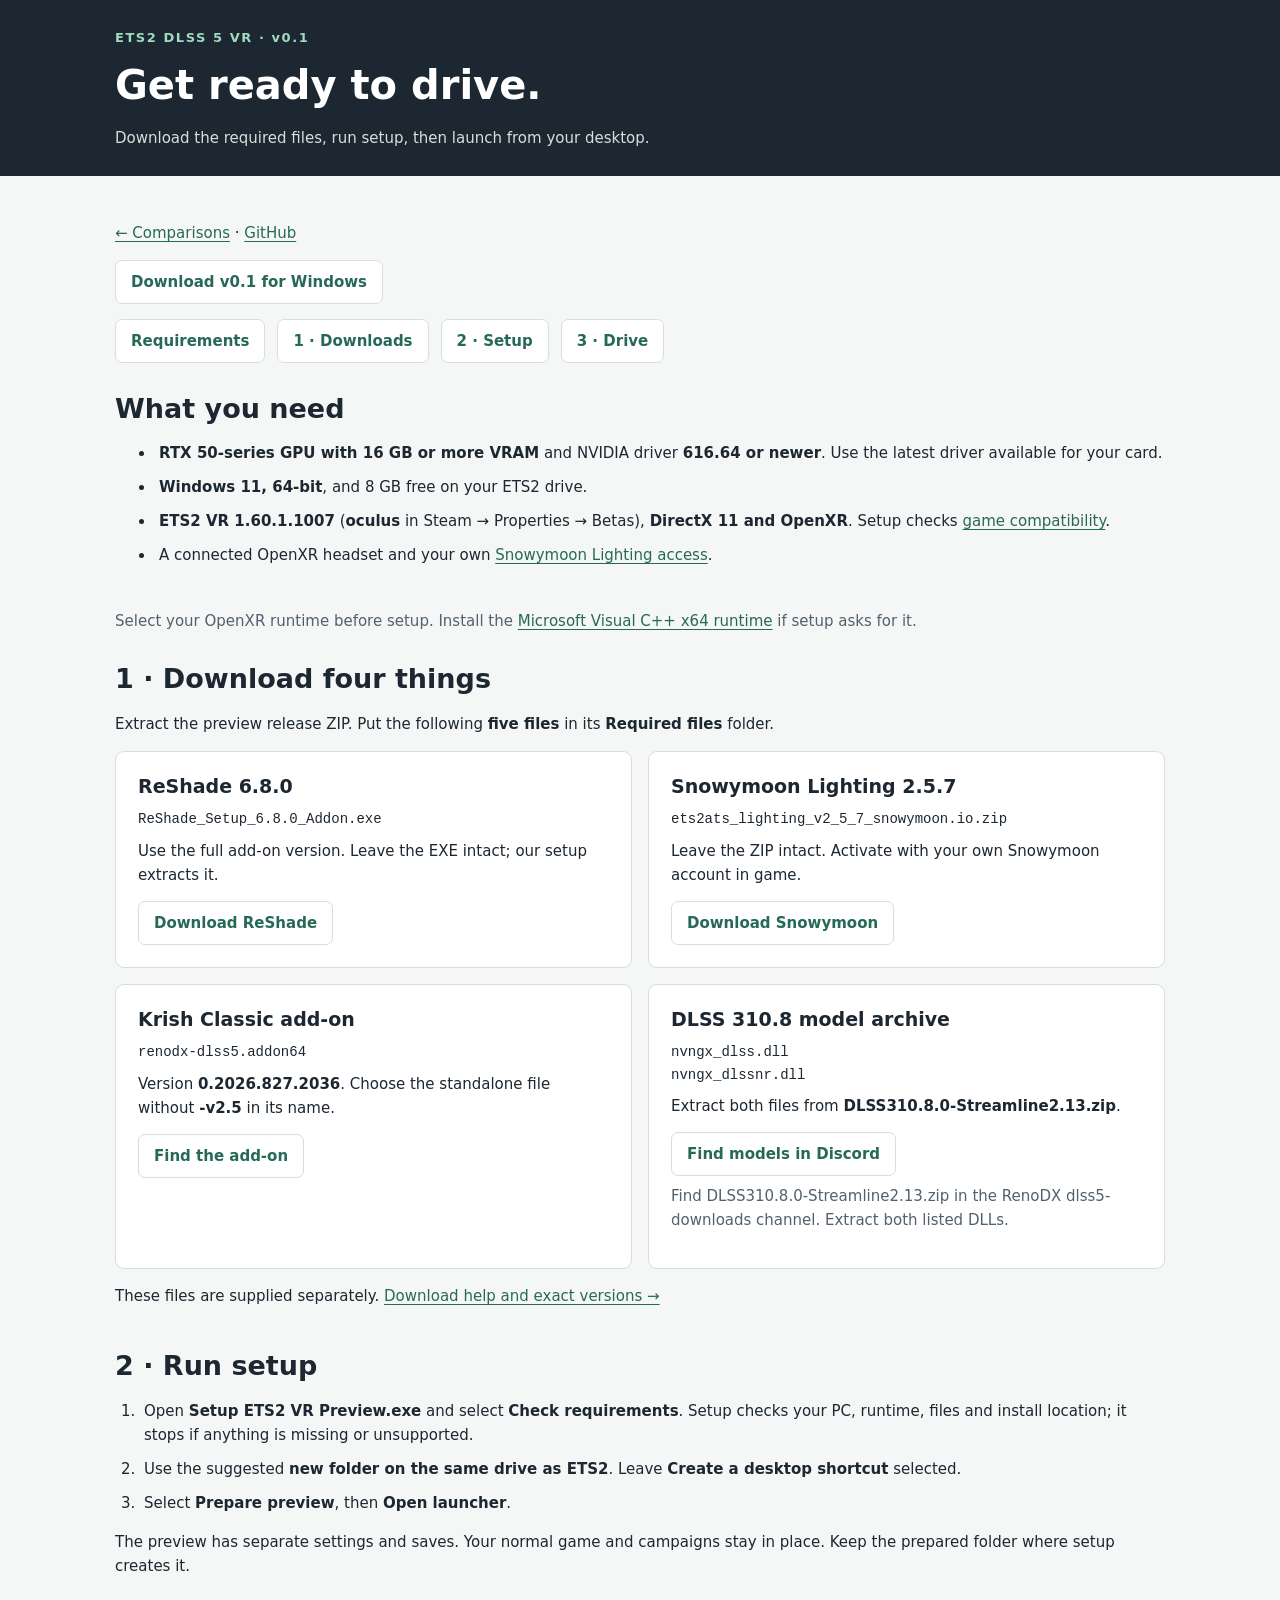
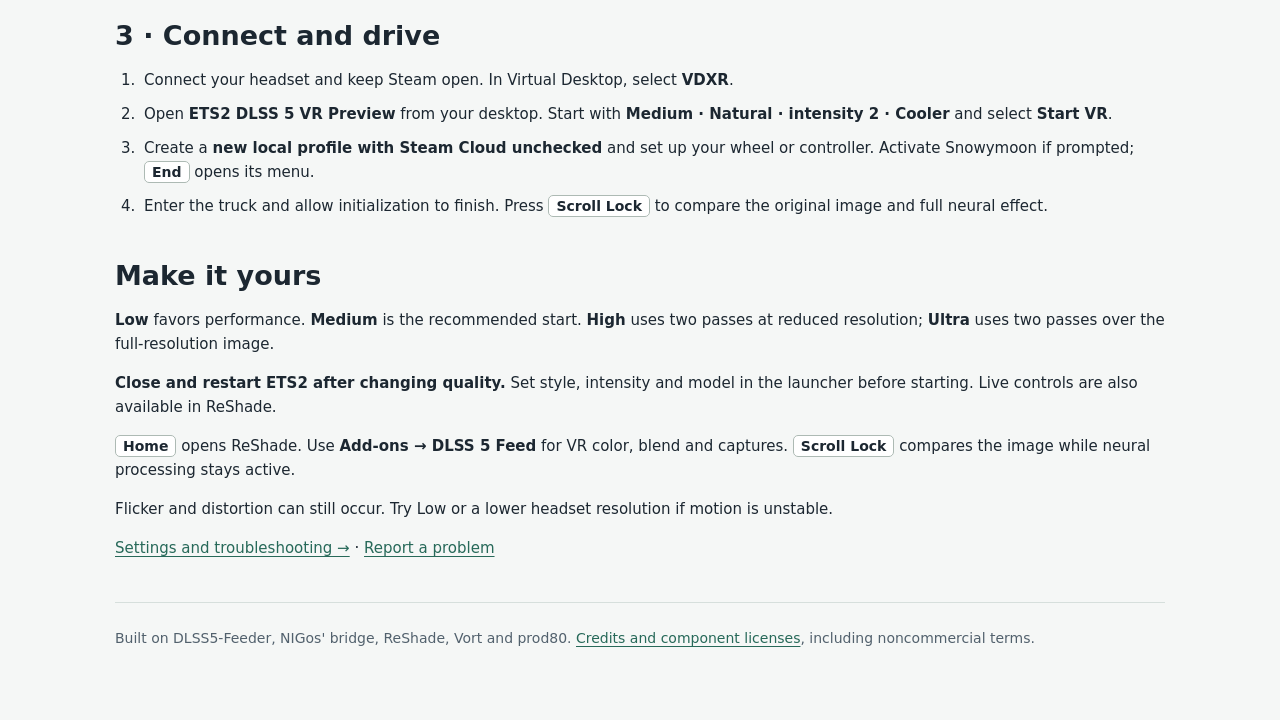
<file: Read me first.html>
<!doctype html>
<html lang="en"><head><meta charset="utf-8"><meta name="viewport" content="width=device-width,initial-scale=1"><title>Setup · ETS2 DLSS 5 VR Preview</title><style>
:root{color-scheme:light;--ink:#1c2731;--green:#276959;--muted:#52616d;--line:#d6dfdc}*{box-sizing:border-box}body{margin:0;background:#f5f7f6;color:var(--ink);font:15px/1.6 system-ui,-apple-system,"Segoe UI",sans-serif}header{background:var(--ink);color:white;padding:28px max(24px,calc((100vw - 1050px)/2)) 26px}header .tag{color:#a0dac1;font-weight:700;letter-spacing:.12em;font-size:13px}h1{font-size:clamp(28px,4vw,40px);line-height:1.13;margin:14px 0 18px;max-width:860px}header p{max-width:760px;color:#d5e0dc;margin:0}main{max-width:1100px;margin:auto;padding:30px 25px 70px}nav{display:flex;gap:12px;flex-wrap:wrap;margin-bottom:30px}nav a,.button{display:inline-block;border:1px solid var(--line);padding:9px 15px;text-decoration:none;border-radius:7px;background:white;font-weight:650}a{color:var(--green);text-underline-offset:3px}section{margin:30px 0 42px}h2{font-size:27px;line-height:1.2;margin:0 0 16px}h3{font-size:19px;line-height:1.35;margin:0 0 9px}.lead{font-size:20px}.note{padding:18px 22px;background:#e7efeb;border-left:4px solid var(--green);border-radius:4px}.muted{color:var(--muted)}.cards{display:grid;grid-template-columns:repeat(2,minmax(0,1fr));gap:16px}.card{background:white;border:1px solid var(--line);border-radius:9px;padding:22px}.card p{margin:8px 0 14px}.filename{display:block;font-family:ui-monospace,Consolas,monospace;font-size:14px;overflow-wrap:anywhere;color:var(--ink);margin-bottom:8px}ol{padding-left:25px}li{padding-left:4px;margin:10px 0}.table-wrap{overflow-x:auto}table{border-collapse:collapse;width:100%;background:white}th,td{text-align:left;border-bottom:1px solid var(--line);padding:13px 15px;vertical-align:top}th{background:#e7efeb}kbd{font:600 14px system-ui;background:white;border:1px solid #adbab4;border-radius:5px;padding:2px 7px;white-space:nowrap}summary{font-weight:650;cursor:pointer;padding:13px 0}details{border-bottom:1px solid var(--line)}details p{margin:0 0 18px}figure{margin:20px 0}figure img{max-width:100%;height:auto;border:1px solid var(--line);border-radius:8px}figcaption{font-size:14px;color:var(--muted)}footer{border-top:1px solid var(--line);padding-top:24px;font-size:14px;color:var(--muted)}.check{font-size:14px;font-weight:700;color:var(--green)}@media(max-width:690px){.cards{grid-template-columns:1fr}header{padding:32px 22px}.card{padding:18px}main{padding:23px 20px 45px}}
</style></head><body>
<header><div class="tag">ETS2 DLSS 5 VR · v0.1</div><h1>Get ready to drive.</h1><p>Download the required files, run setup, then launch from your desktop.</p></header>
<main><p><a href="https://einareb.github.io/ETS2-DLSS-5-VR-Preview/">← Comparisons</a> · <a href="https://github.com/EinarEB/ETS2-DLSS-5-VR-Preview">GitHub</a></p>
<p><a class="button" href="https://github.com/EinarEB/ETS2-DLSS-5-VR-Preview/releases/download/v0.1/ETS2-DLSS-5-VR-Preview-0.1-win-x64.zip">Download v0.1 for Windows</a></p>
<nav><a href="#requirements">Requirements</a><a href="#files">1 · Downloads</a><a href="#setup">2 · Setup</a><a href="#drive">3 · Drive</a></nav>
<section id="requirements"><h2>What you need</h2><ul>
<li><strong>RTX 50-series GPU with 16 GB or more VRAM</strong> and NVIDIA driver <strong>616.64 or newer</strong>. Use the latest driver available for your card.</li>
<li><strong>Windows 11, 64-bit</strong>, and 8 GB free on your ETS2 drive.</li>
<li><strong>ETS2 VR 1.60.1.1007</strong> (<strong>oculus</strong> in Steam → Properties → Betas), <strong>DirectX 11 and OpenXR</strong>. Setup checks <a href="https://github.com/EinarEB/ETS2-DLSS-5-VR-Preview/blob/main/docs/REQUIRED-FILES.md#game-compatibility">game compatibility</a>.</li>
<li>A connected OpenXR headset and your own <a href="https://snowymoon.io/">Snowymoon Lighting access</a>.</li>
</ul></section>
<p class="muted">Select your OpenXR runtime before setup. Install the <a href="https://aka.ms/vs/17/release/vc_redist.x64.exe">Microsoft Visual C++ x64 runtime</a> if setup asks for it.</p>
<section id="files"><h2>1 · Download four things</h2><p>Extract the preview release ZIP. Put the following <strong>five files</strong> in its <strong>Required files</strong> folder.</p>
<div class="cards">
<article class="card"><h3>ReShade 6.8.0</h3><code class="filename">ReShade_Setup_6.8.0_Addon.exe</code><p>Use the full add-on version. Leave the EXE intact; our setup extracts it.</p><a class="button" href="https://reshade.me/downloads/ReShade_Setup_6.8.0_Addon.exe">Download ReShade</a></article>
<article class="card"><h3>Snowymoon Lighting 2.5.7</h3><code class="filename">ets2ats_lighting_v2_5_7_snowymoon.io.zip</code><p>Leave the ZIP intact. Activate with your own Snowymoon account in game.</p><a class="button" href="https://cdn.snowymoondl.net/lighting_v2/ets2ats_lighting_v2_5_7_snowymoon.io.zip">Download Snowymoon</a></article>
<article class="card"><h3>Krish Classic add-on</h3><code class="filename">renodx-dlss5.addon64</code><p>Version <strong>0.2026.827.2036</strong>. Choose the standalone file without <strong>-v2.5</strong> in its name.</p><a class="button" href="https://github.com/yumlevi/renodx-dlss-installer/releases/tag/latest">Find the add-on</a></article>
<article class="card"><h3>DLSS 310.8 model archive</h3><code class="filename">nvngx_dlss.dll<br>nvngx_dlssnr.dll</code><p>Extract both files from <strong>DLSS310.8.0-Streamline2.13.zip</strong>.</p><a class="button" id="model-download" href="https://cdn.discordapp.com/attachments/1545049227321810974/1545050050609025114/DLSS310.8.0-Streamline2.13.zip?ex=6a9eaffd&amp;is=6a9d5e7d&amp;hm=9497e1aa86dccdbc5116dbffad5000dc699a89f9c71636797082f8678617d31d&amp;" data-expires="2026-09-07T12:37:17Z">Download models</a><p class="muted" id="model-expiry">Link expires 7 September. After that, find the same archive in <a href="https://discord.com/invite/renodx">RenoDX Discord</a> → dlss5-downloads.</p></article>
</div><p>These files are supplied separately. <a href="https://github.com/EinarEB/ETS2-DLSS-5-VR-Preview/blob/main/docs/REQUIRED-FILES.md">Download help and exact versions →</a></p></section>
<section id="setup"><h2>2 · Run setup</h2><ol>
<li>Open <strong>Setup ETS2 VR Preview.exe</strong> and select <strong>Check requirements</strong>. Setup checks your PC, runtime, files and install location; it stops if anything is missing or unsupported.</li>
<li>Use the suggested <strong>new folder on the same drive as ETS2</strong>. Leave <strong>Create a desktop shortcut</strong> selected.</li>
<li>Select <strong>Prepare preview</strong>, then <strong>Open launcher</strong>.</li>
</ol><p>The preview has separate settings and saves. Your normal game and campaigns stay in place. Keep the prepared folder where setup creates it.</p></section>
<section id="drive"><h2>3 · Connect and drive</h2><ol>
<li>Connect your headset and keep Steam open. In Virtual Desktop, select <strong>VDXR</strong>.</li>
<li>Open <strong>ETS2 DLSS 5 VR Preview</strong> from your desktop. Start with <strong>Medium · Natural · intensity 2 · Cooler</strong> and select <strong>Start VR</strong>.</li>
<li>Create a <strong>new local profile with Steam Cloud unchecked</strong> and set up your wheel or controller. Activate Snowymoon if prompted; <kbd>End</kbd> opens its menu.</li>
<li>Enter the truck and allow initialization to finish. Press <kbd>Scroll Lock</kbd> to compare the original image and full neural effect.</li>
</ol></section>
<section id="controls"><h2>Make it yours</h2><p><strong>Low</strong> favors performance. <strong>Medium</strong> is the recommended start. <strong>High</strong> uses two passes at reduced resolution; <strong>Ultra</strong> uses two passes over the full-resolution image.</p>
<p><strong>Close and restart ETS2 after changing quality.</strong> Set style, intensity and model in the launcher before starting. Live controls are also available in ReShade.</p>
<p><kbd>Home</kbd> opens ReShade. Use <strong>Add-ons → DLSS 5 Feed</strong> for VR color, blend and captures. <kbd>Scroll Lock</kbd> compares the image while neural processing stays active.</p>
<p>Flicker and distortion can still occur. Try Low or a lower headset resolution if motion is unstable.</p>
<p><a href="https://github.com/EinarEB/ETS2-DLSS-5-VR-Preview/blob/main/docs/USAGE.md">Settings and troubleshooting →</a> · <a href="https://github.com/EinarEB/ETS2-DLSS-5-VR-Preview/issues">Report a problem</a></p></section>
<footer>Built on DLSS5-Feeder, NIGos' bridge, ReShade, Vort and prod80. <a href="https://github.com/EinarEB/ETS2-DLSS-5-VR-Preview/blob/main/THIRD-PARTY-NOTICES.md">Credits and component licenses</a>, including noncommercial terms.</footer>
</main><script>
const download = document.getElementById('model-download');
if (Date.now() >= Date.parse(download.dataset.expires)) {
  download.href = 'https://discord.com/invite/renodx';
  download.textContent = 'Find models in Discord';
  document.getElementById('model-expiry').textContent = 'Find DLSS310.8.0-Streamline2.13.zip in the RenoDX dlss5-downloads channel. Extract both listed DLLs.';
}
</script>
</body></html>
</file>
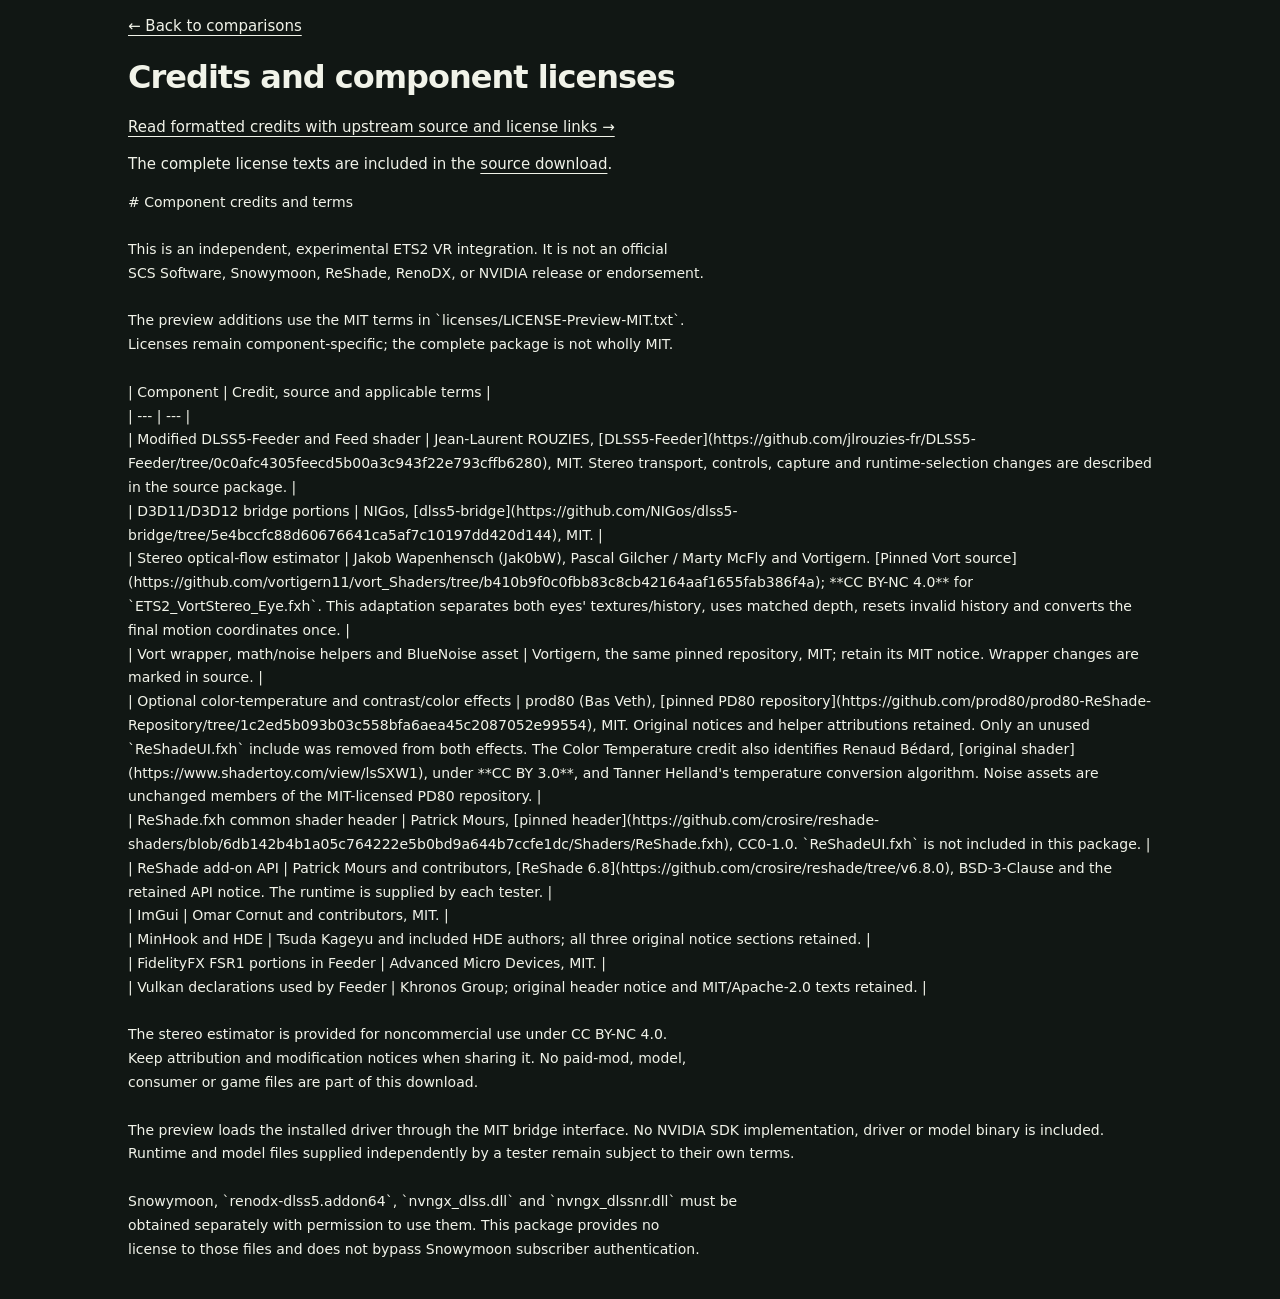
<file: docs/credits.html>
<!doctype html><html lang="en"><head><meta charset="utf-8"><meta name="viewport" content="width=device-width,initial-scale=1"><title>Credits · ETS2 VR Preview</title><link rel="stylesheet" href="style.css"></head><body><main><p><a href="./">← Back to comparisons</a></p><h1>Credits and component licenses</h1><p><a href="https://github.com/EinarEB/ETS2-DLSS-5-VR-Preview/blob/main/THIRD-PARTY-NOTICES.md">Read formatted credits with upstream source and license links →</a></p><p>The complete license texts are included in the <a href="https://github.com/EinarEB/ETS2-DLSS-5-VR-Preview/archive/refs/heads/main.zip">source download</a>.</p><pre style="white-space:pre-wrap;font:14px/1.7 system-ui;overflow-wrap:anywhere"># Component credits and terms

This is an independent, experimental ETS2 VR integration. It is not an official
SCS Software, Snowymoon, ReShade, RenoDX, or NVIDIA release or endorsement.

The preview additions use the MIT terms in `licenses/LICENSE-Preview-MIT.txt`.
Licenses remain component-specific; the complete package is not wholly MIT.

| Component | Credit, source and applicable terms |
| --- | --- |
| Modified DLSS5-Feeder and Feed shader | Jean-Laurent ROUZIES, [DLSS5-Feeder](https://github.com/jlrouzies-fr/DLSS5-Feeder/tree/0c0afc4305feecd5b00a3c943f22e793cffb6280), MIT. Stereo transport, controls, capture and runtime-selection changes are described in the source package. |
| D3D11/D3D12 bridge portions | NIGos, [dlss5-bridge](https://github.com/NIGos/dlss5-bridge/tree/5e4bccfc88d60676641ca5af7c10197dd420d144), MIT. |
| Stereo optical-flow estimator | Jakob Wapenhensch (Jak0bW), Pascal Gilcher / Marty McFly and Vortigern. [Pinned Vort source](https://github.com/vortigern11/vort_Shaders/tree/b410b9f0c0fbb83c8cb42164aaf1655fab386f4a); **CC BY-NC 4.0** for `ETS2_VortStereo_Eye.fxh`. This adaptation separates both eyes&#39; textures/history, uses matched depth, resets invalid history and converts the final motion coordinates once. |
| Vort wrapper, math/noise helpers and BlueNoise asset | Vortigern, the same pinned repository, MIT; retain its MIT notice. Wrapper changes are marked in source. |
| Optional color-temperature and contrast/color effects | prod80 (Bas Veth), [pinned PD80 repository](https://github.com/prod80/prod80-ReShade-Repository/tree/1c2ed5b093b03c558bfa6aea45c2087052e99554), MIT. Original notices and helper attributions retained. Only an unused `ReShadeUI.fxh` include was removed from both effects. The Color Temperature credit also identifies Renaud B&#233;dard, [original shader](https://www.shadertoy.com/view/lsSXW1), under **CC BY 3.0**, and Tanner Helland&#39;s temperature conversion algorithm. Noise assets are unchanged members of the MIT-licensed PD80 repository. |
| ReShade.fxh common shader header | Patrick Mours, [pinned header](https://github.com/crosire/reshade-shaders/blob/6db142b4b1a05c764222e5b0bd9a644b7ccfe1dc/Shaders/ReShade.fxh), CC0-1.0. `ReShadeUI.fxh` is not included in this package. |
| ReShade add-on API | Patrick Mours and contributors, [ReShade 6.8](https://github.com/crosire/reshade/tree/v6.8.0), BSD-3-Clause and the retained API notice. The runtime is supplied by each tester. |
| ImGui | Omar Cornut and contributors, MIT. |
| MinHook and HDE | Tsuda Kageyu and included HDE authors; all three original notice sections retained. |
| FidelityFX FSR1 portions in Feeder | Advanced Micro Devices, MIT. |
| Vulkan declarations used by Feeder | Khronos Group; original header notice and MIT/Apache-2.0 texts retained. |

The stereo estimator is provided for noncommercial use under CC BY-NC 4.0.
Keep attribution and modification notices when sharing it. No paid-mod, model,
consumer or game files are part of this download.

The preview loads the installed driver through the MIT bridge interface. No NVIDIA SDK implementation, driver or model binary is included. Runtime and model files supplied independently by a tester remain subject to their own terms.

Snowymoon, `renodx-dlss5.addon64`, `nvngx_dlss.dll` and `nvngx_dlssnr.dll` must be
obtained separately with permission to use them. This package provides no
license to those files and does not bypass Snowymoon subscriber authentication.

</pre></main></body></html>
</file>
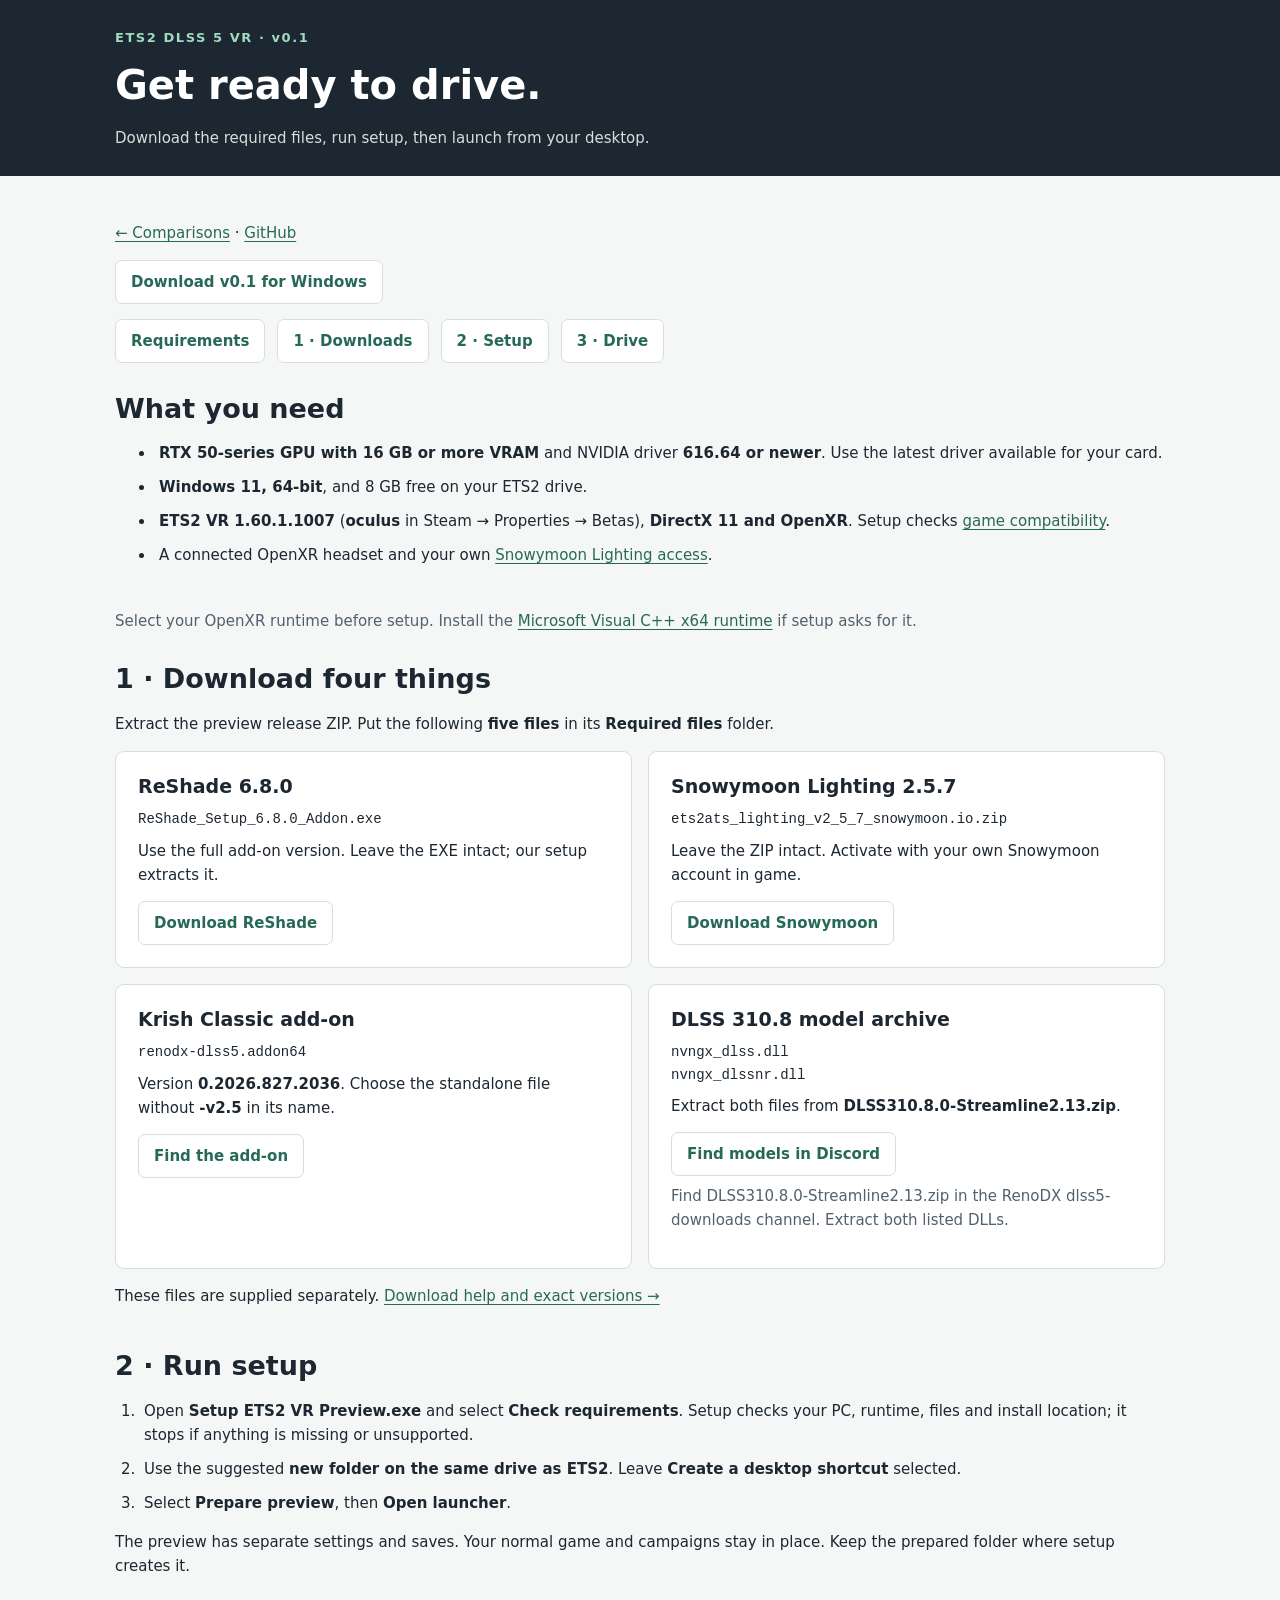
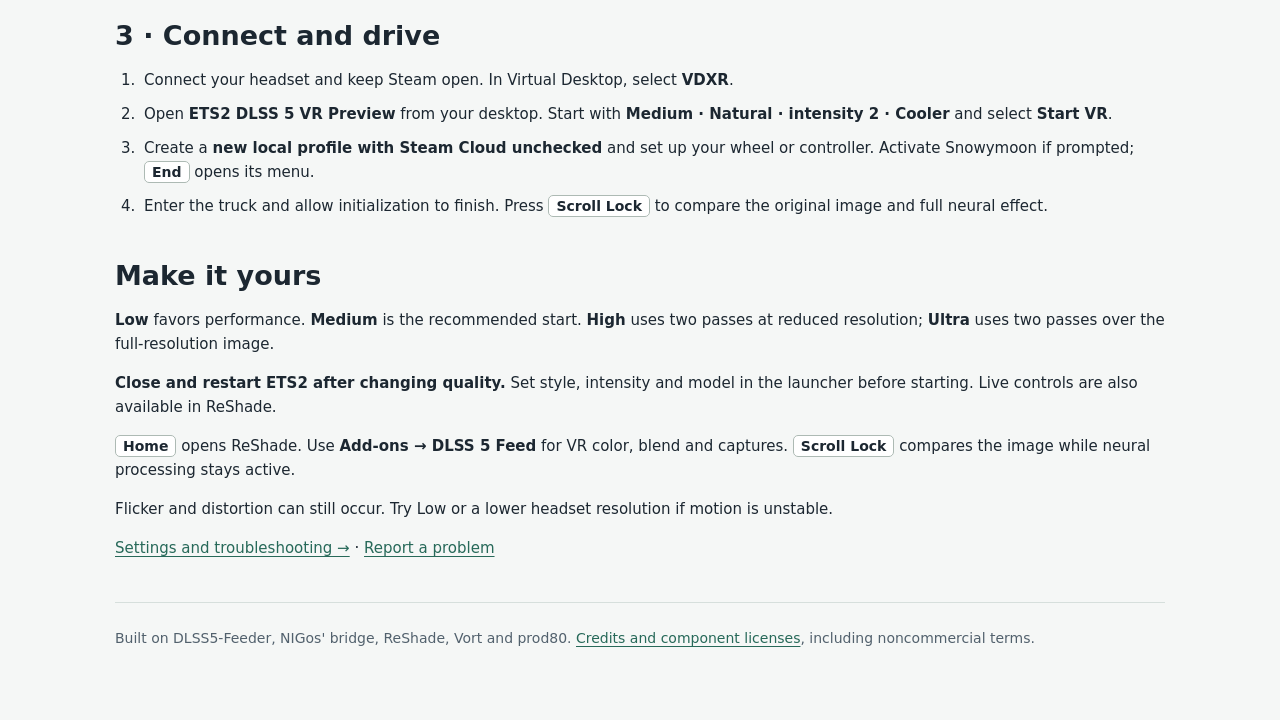
<file: docs/setup.html>
<!doctype html>
<html lang="en"><head><meta charset="utf-8"><meta name="viewport" content="width=device-width,initial-scale=1"><title>Setup · ETS2 DLSS 5 VR Preview</title><style>
:root{color-scheme:light;--ink:#1c2731;--green:#276959;--muted:#52616d;--line:#d6dfdc}*{box-sizing:border-box}body{margin:0;background:#f5f7f6;color:var(--ink);font:15px/1.6 system-ui,-apple-system,"Segoe UI",sans-serif}header{background:var(--ink);color:white;padding:28px max(24px,calc((100vw - 1050px)/2)) 26px}header .tag{color:#a0dac1;font-weight:700;letter-spacing:.12em;font-size:13px}h1{font-size:clamp(28px,4vw,40px);line-height:1.13;margin:14px 0 18px;max-width:860px}header p{max-width:760px;color:#d5e0dc;margin:0}main{max-width:1100px;margin:auto;padding:30px 25px 70px}nav{display:flex;gap:12px;flex-wrap:wrap;margin-bottom:30px}nav a,.button{display:inline-block;border:1px solid var(--line);padding:9px 15px;text-decoration:none;border-radius:7px;background:white;font-weight:650}a{color:var(--green);text-underline-offset:3px}section{margin:30px 0 42px}h2{font-size:27px;line-height:1.2;margin:0 0 16px}h3{font-size:19px;line-height:1.35;margin:0 0 9px}.lead{font-size:20px}.note{padding:18px 22px;background:#e7efeb;border-left:4px solid var(--green);border-radius:4px}.muted{color:var(--muted)}.cards{display:grid;grid-template-columns:repeat(2,minmax(0,1fr));gap:16px}.card{background:white;border:1px solid var(--line);border-radius:9px;padding:22px}.card p{margin:8px 0 14px}.filename{display:block;font-family:ui-monospace,Consolas,monospace;font-size:14px;overflow-wrap:anywhere;color:var(--ink);margin-bottom:8px}ol{padding-left:25px}li{padding-left:4px;margin:10px 0}.table-wrap{overflow-x:auto}table{border-collapse:collapse;width:100%;background:white}th,td{text-align:left;border-bottom:1px solid var(--line);padding:13px 15px;vertical-align:top}th{background:#e7efeb}kbd{font:600 14px system-ui;background:white;border:1px solid #adbab4;border-radius:5px;padding:2px 7px;white-space:nowrap}summary{font-weight:650;cursor:pointer;padding:13px 0}details{border-bottom:1px solid var(--line)}details p{margin:0 0 18px}figure{margin:20px 0}figure img{max-width:100%;height:auto;border:1px solid var(--line);border-radius:8px}figcaption{font-size:14px;color:var(--muted)}footer{border-top:1px solid var(--line);padding-top:24px;font-size:14px;color:var(--muted)}.check{font-size:14px;font-weight:700;color:var(--green)}@media(max-width:690px){.cards{grid-template-columns:1fr}header{padding:32px 22px}.card{padding:18px}main{padding:23px 20px 45px}}
</style></head><body>
<header><div class="tag">ETS2 DLSS 5 VR · v0.1</div><h1>Get ready to drive.</h1><p>Download the required files, run setup, then launch from your desktop.</p></header>
<main><p><a href="./">← Comparisons</a> · <a href="https://github.com/EinarEB/ETS2-DLSS-5-VR-Preview">GitHub</a></p>
<p><a class="button" href="https://github.com/EinarEB/ETS2-DLSS-5-VR-Preview/releases/download/v0.1/ETS2-DLSS-5-VR-Preview-0.1-win-x64.zip">Download v0.1 for Windows</a></p>
<nav><a href="#requirements">Requirements</a><a href="#files">1 · Downloads</a><a href="#setup">2 · Setup</a><a href="#drive">3 · Drive</a></nav>
<section id="requirements"><h2>What you need</h2><ul>
<li><strong>RTX 50-series GPU with 16 GB or more VRAM</strong> and NVIDIA driver <strong>616.64 or newer</strong>. Use the latest driver available for your card.</li>
<li><strong>Windows 11, 64-bit</strong>, and 8 GB free on your ETS2 drive.</li>
<li><strong>ETS2 VR 1.60.1.1007</strong> (<strong>oculus</strong> in Steam → Properties → Betas), <strong>DirectX 11 and OpenXR</strong>. Setup checks <a href="https://github.com/EinarEB/ETS2-DLSS-5-VR-Preview/blob/main/docs/REQUIRED-FILES.md#game-compatibility">game compatibility</a>.</li>
<li>A connected OpenXR headset and your own <a href="https://snowymoon.io/">Snowymoon Lighting access</a>.</li>
</ul></section>
<p class="muted">Select your OpenXR runtime before setup. Install the <a href="https://aka.ms/vs/17/release/vc_redist.x64.exe">Microsoft Visual C++ x64 runtime</a> if setup asks for it.</p>
<section id="files"><h2>1 · Download four things</h2><p>Extract the preview release ZIP. Put the following <strong>five files</strong> in its <strong>Required files</strong> folder.</p>
<div class="cards">
<article class="card"><h3>ReShade 6.8.0</h3><code class="filename">ReShade_Setup_6.8.0_Addon.exe</code><p>Use the full add-on version. Leave the EXE intact; our setup extracts it.</p><a class="button" href="https://reshade.me/downloads/ReShade_Setup_6.8.0_Addon.exe">Download ReShade</a></article>
<article class="card"><h3>Snowymoon Lighting 2.5.7</h3><code class="filename">ets2ats_lighting_v2_5_7_snowymoon.io.zip</code><p>Leave the ZIP intact. Activate with your own Snowymoon account in game.</p><a class="button" href="https://cdn.snowymoondl.net/lighting_v2/ets2ats_lighting_v2_5_7_snowymoon.io.zip">Download Snowymoon</a></article>
<article class="card"><h3>Krish Classic add-on</h3><code class="filename">renodx-dlss5.addon64</code><p>Version <strong>0.2026.827.2036</strong>. Choose the standalone file without <strong>-v2.5</strong> in its name.</p><a class="button" href="https://github.com/yumlevi/renodx-dlss-installer/releases/tag/latest">Find the add-on</a></article>
<article class="card"><h3>DLSS 310.8 model archive</h3><code class="filename">nvngx_dlss.dll<br>nvngx_dlssnr.dll</code><p>Extract both files from <strong>DLSS310.8.0-Streamline2.13.zip</strong>.</p><a class="button" id="model-download" href="https://cdn.discordapp.com/attachments/1545049227321810974/1545050050609025114/DLSS310.8.0-Streamline2.13.zip?ex=6a9eaffd&amp;is=6a9d5e7d&amp;hm=9497e1aa86dccdbc5116dbffad5000dc699a89f9c71636797082f8678617d31d&amp;" data-expires="2026-09-07T12:37:17Z">Download models</a><p class="muted" id="model-expiry">Link expires 7 September. After that, find the same archive in <a href="https://discord.com/invite/renodx">RenoDX Discord</a> → dlss5-downloads.</p></article>
</div><p>These files are supplied separately. <a href="https://github.com/EinarEB/ETS2-DLSS-5-VR-Preview/blob/main/docs/REQUIRED-FILES.md">Download help and exact versions →</a></p></section>
<section id="setup"><h2>2 · Run setup</h2><ol>
<li>Open <strong>Setup ETS2 VR Preview.exe</strong> and select <strong>Check requirements</strong>. Setup checks your PC, runtime, files and install location; it stops if anything is missing or unsupported.</li>
<li>Use the suggested <strong>new folder on the same drive as ETS2</strong>. Leave <strong>Create a desktop shortcut</strong> selected.</li>
<li>Select <strong>Prepare preview</strong>, then <strong>Open launcher</strong>.</li>
</ol><p>The preview has separate settings and saves. Your normal game and campaigns stay in place. Keep the prepared folder where setup creates it.</p></section>
<section id="drive"><h2>3 · Connect and drive</h2><ol>
<li>Connect your headset and keep Steam open. In Virtual Desktop, select <strong>VDXR</strong>.</li>
<li>Open <strong>ETS2 DLSS 5 VR Preview</strong> from your desktop. Start with <strong>Medium · Natural · intensity 2 · Cooler</strong> and select <strong>Start VR</strong>.</li>
<li>Create a <strong>new local profile with Steam Cloud unchecked</strong> and set up your wheel or controller. Activate Snowymoon if prompted; <kbd>End</kbd> opens its menu.</li>
<li>Enter the truck and allow initialization to finish. Press <kbd>Scroll Lock</kbd> to compare the original image and full neural effect.</li>
</ol></section>
<section id="controls"><h2>Make it yours</h2><p><strong>Low</strong> favors performance. <strong>Medium</strong> is the recommended start. <strong>High</strong> uses two passes at reduced resolution; <strong>Ultra</strong> uses two passes over the full-resolution image.</p>
<p><strong>Close and restart ETS2 after changing quality.</strong> Set style, intensity and model in the launcher before starting. Live controls are also available in ReShade.</p>
<p><kbd>Home</kbd> opens ReShade. Use <strong>Add-ons → DLSS 5 Feed</strong> for VR color, blend and captures. <kbd>Scroll Lock</kbd> compares the image while neural processing stays active.</p>
<p>Flicker and distortion can still occur. Try Low or a lower headset resolution if motion is unstable.</p>
<p><a href="https://github.com/EinarEB/ETS2-DLSS-5-VR-Preview/blob/main/docs/USAGE.md">Settings and troubleshooting →</a> · <a href="https://github.com/EinarEB/ETS2-DLSS-5-VR-Preview/issues">Report a problem</a></p></section>
<footer>Built on DLSS5-Feeder, NIGos' bridge, ReShade, Vort and prod80. <a href="https://github.com/EinarEB/ETS2-DLSS-5-VR-Preview/blob/main/THIRD-PARTY-NOTICES.md">Credits and component licenses</a>, including noncommercial terms.</footer>
</main><script>
const download = document.getElementById('model-download');
if (Date.now() >= Date.parse(download.dataset.expires)) {
  download.href = 'https://discord.com/invite/renodx';
  download.textContent = 'Find models in Discord';
  document.getElementById('model-expiry').textContent = 'Find DLSS310.8.0-Streamline2.13.zip in the RenoDX dlss5-downloads channel. Extract both listed DLLs.';
}
</script>
</body></html>
</file>
<file: docs/style.css>
:root{color-scheme:dark;--bg:#111714;--line:#34433a;--text:#f1f3e9;--muted:#aeb9af;--accent:#c5df86}*{box-sizing:border-box}body{margin:0;background:var(--bg);color:var(--text);font:15px/1.5 'Segoe UI',system-ui,sans-serif}a{color:inherit;text-underline-offset:4px}button,select,input{font:inherit}button,select,summary{cursor:pointer}a:focus-visible,button:focus-visible,select:focus-visible{outline:3px solid var(--accent);outline-offset:3px}header,main,footer{max-width:1080px;margin:auto;padding-left:28px;padding-right:28px}header{height:64px;display:flex;align-items:center;justify-content:space-between;border-bottom:1px solid var(--line);gap:20px}header a{text-decoration:none}.brand{font-weight:700}.brand span{font-weight:400;color:var(--muted);margin-left:9px}nav{display:flex;gap:24px;font-size:13px}.intro{padding:24px 0 20px}h1{font-size:32px;font-weight:600;letter-spacing:-1px;margin:0 0 7px}.intro p{color:var(--muted);margin:0;font-size:14px}.controls{display:grid;grid-template-columns:repeat(4,minmax(0,1fr));gap:16px}.controls label{display:grid;gap:6px;font-size:12px;color:var(--muted)}select{width:100%;border:1px solid var(--line);border-radius:5px;background:#1d2821;color:var(--text);padding:10px 12px;min-height:42px}#selection-status{min-height:20px;color:var(--muted);font-size:12px;margin:12px 0;overflow-wrap:anywhere}#comparison{position:relative;aspect-ratio:2504/2600;max-width:min(100%,calc((100svh - 310px)*2504/2600));min-width:260px;width:100%;margin:auto;overflow:hidden;background:#0b100d;isolation:isolate;border-radius:6px}#comparison img{position:absolute;inset:0;width:100%;height:100%;object-fit:contain;pointer-events:none;user-select:none}.original{clip-path:inset(0 calc(100% - var(--split)) 0 0)}.labels{position:absolute;inset:12px 12px auto;display:flex;justify-content:space-between;pointer-events:none}.labels span{padding:5px 8px;border-radius:4px;background:#111714d9;color:white;font-size:11px}.divider{position:absolute;left:var(--split);top:0;bottom:0;width:2px;background:white;transform:translateX(-1px);pointer-events:none;box-shadow:0 0 5px #0009}.divider span{position:absolute;top:50%;left:50%;transform:translate(-50%,-50%);width:38px;height:38px;border-radius:50%;display:grid;place-items:center;background:white;color:#172015;font-size:24px;box-shadow:0 2px 12px #0006}#comparison input{position:absolute;inset:0;appearance:none;width:100%;height:100%;opacity:0;margin:0;cursor:ew-resize;touch-action:pan-y}#comparison input::-webkit-slider-thumb{appearance:none;width:1px;height:100%}#comparison input::-moz-range-thumb{border:0;width:1px;height:100%;background:transparent}#comparison:has(input:focus-visible){outline:3px solid var(--accent);outline-offset:3px}#comparison.loading{opacity:.35;pointer-events:none}.view-actions{display:flex;gap:6px;justify-content:center;margin:14px 0 10px}.view-actions button{border:1px solid var(--line);border-radius:4px;background:none;color:var(--muted);padding:7px 15px;font-size:12px}.view-actions button[aria-pressed=true]{background:#25322a;color:var(--text)}button:disabled{opacity:.45;cursor:wait}.downloads{display:flex;gap:20px;justify-content:center;flex-wrap:wrap;font-size:11px;color:var(--muted);margin-bottom:26px}.downloads a:not([href]){pointer-events:none;opacity:.4}details{border-top:1px solid var(--line);padding:16px 0 24px;font-size:12px;color:var(--muted)}summary{color:var(--text);font-size:13px}details p{max-width:800px}footer{border-top:1px solid var(--line);display:flex;gap:24px;font-size:12px;color:var(--muted);padding-top:20px;padding-bottom:24px}footer span{margin-right:auto}@media(max-width:640px){header,main,footer{padding-left:18px;padding-right:18px}header{gap:12px}.brand{font-size:14px}.brand span{display:block;margin:0;font-size:11px}nav{font-size:12px;gap:16px}.intro{padding-top:20px}h1{font-size:28px}.controls{grid-template-columns:repeat(2,minmax(0,1fr));gap:10px 12px}#comparison{max-width:100%;min-width:0}#selection-status{font-size:11px}.downloads{gap:10px 20px}.downloads span{width:100%;text-align:center}footer{gap:16px;font-size:11px}}@media(min-width:641px) and (max-height:700px){#comparison{max-width:480px}}
:root #comparison{max-width:720px}
</file>
